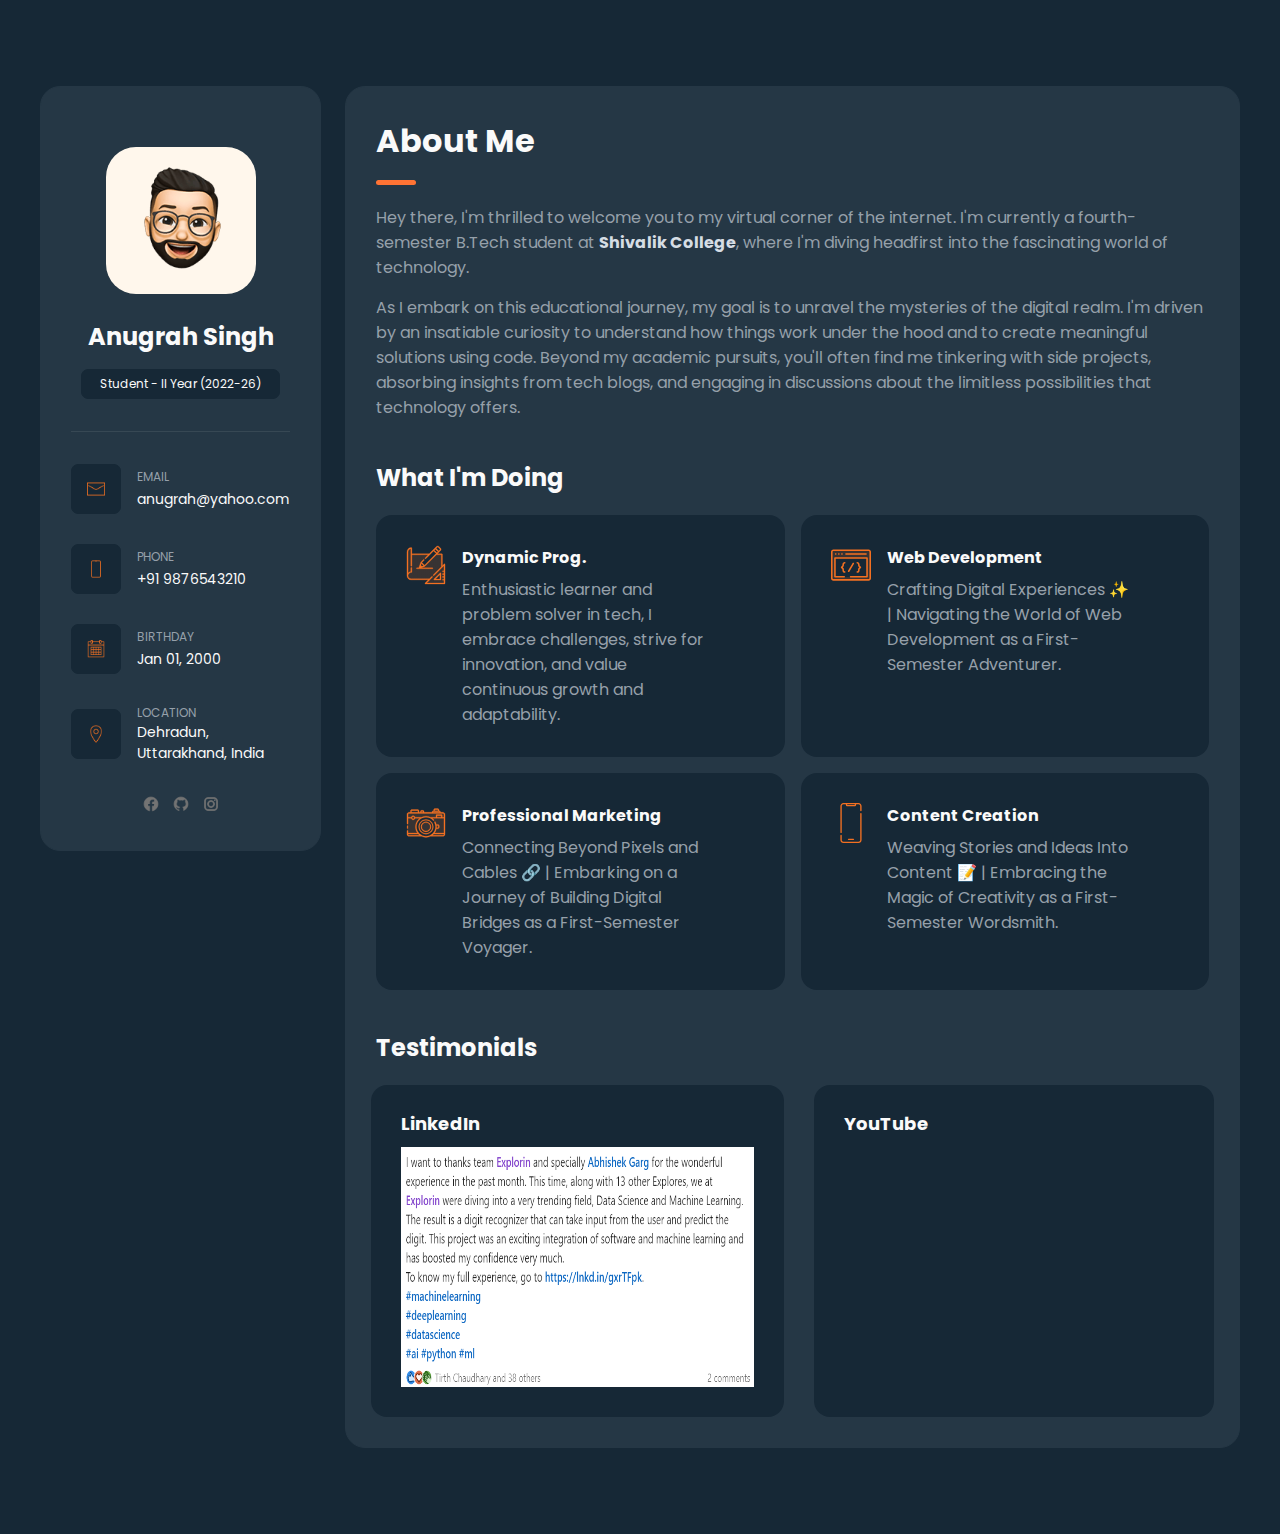
<file: Assignment 1/index.html>
<!DOCTYPE html>
<html lang="en">
  <head>
    <meta charset="UTF-8" />
    <meta name="viewport" content="width=device-width, initial-scale=1.0" />
    <title>Anugrah | Explorin</title>
    <link rel="stylesheet" href="style.css">
    <link rel="stylesheet" href="mediaqueries.css">
  </head>
  <body>
    <main>
      <aside class="left-bar">
        <div class="side-bar-content">
          <figure class="avatar">
            <img src="./img/my-avatar.png" alt="Anugrah Singh" />
          </figure>
          <div class="avatar-info">
            <h1 class="name">Anugrah Singh</h1>
            <p>Student - II Year (2022-26)</p>
          </div>
        </div>
        <div class="side-bar-content-2">
            <div class="hr">
            </div>
            <ul class="contacts">
                <li class="email">
                    <div class="contact-items">
                        <div class="icon-box">
                            <img src="./img/email.png" alt="Email">
                        </div>
                        <div class="contact-info">
                            <p class="contact-title">EMAIL</p>
                            <a class="contact-link" href="mailto: anugrah@explorin.com">anugrah@yahoo.com</a>
                        </div>
                    </div>
                </li>
                <li class="phone">
                    <div class="contact-items">
                        <div class="icon-box">
                            <img src="./img/phone.png" alt="Phone">
                        </div>
                        <div class="contact-info">
                            <p class="contact-title">PHONE</p>
                            <a class="contact-link" href="tel:+91 9876543210">+91 9876543210</a>
                        </div>
                    </div>
                </li>
                <li>
                    <div class="contact-items">
                        <div class="icon-box">
                            <img src="./img/calendar.png" alt="Calender">
                        </div>
                        <div class="contact-info">
                            <p class="contact-title">BIRTHDAY</p>
                            <time class="contact-link" datetime="2004-08-31">Jan 01, 2000</time>
                        </div>
                    </div>
                </li>
                <li>
                    <div class="contact-items">
                        <div class="icon-box">
                            <img src="./img/location.png" alt="location">
                        </div>
                        <div class="contact-info">
                            <p class="contact-title">LOCATION</p>
                            <address class="contact-link">Dehradun, Uttarakhand, India</address>
                        </div>
                    </div>
                </li>
            </ul>
        </div>
        <ul class="social">
            <li class="social-items">
                <a class="social-links" href="#"> <img src="./img/icons8-facebook-24.png" alt="Facebook"></a>
            </li>
            <li class="social-items">
                <a class="social-links" href="#"><img src="./img/icons8-github-24.png" alt="Github"></a>
            </li>
            <li class="social-items">
                <a class="social-links" href="#"><img src="./img/icons8-instagram-24.png" alt="Instagram"></a>
            </li>
        </ul>
      </aside>

      <div class="main-content">
        <article class="about">
            <header>
                <h1 class="about-title">About Me</h1>
                <div class="header-line"></div>
            </header>
            <section class="about-text">
                <p>Hey there, I'm thrilled to welcome you to 
                    my virtual corner of the internet. I'm 
                    currently a fourth-semester B.Tech 
                    student at <b> Shivalik College</b>, 
                    where I'm diving headfirst into the 
                    fascinating world of technology.
                </p>
                <p>As I embark on this educational journey, 
                   my goal is to unravel the mysteries of 
                   the digital realm. I'm driven by an 
                   insatiable curiosity to understand how 
                   things work under the hood and to create
                   meaningful solutions using code. Beyond 
                   my academic pursuits, you'll often find 
                   me tinkering with side projects, 
                   absorbing insights from tech blogs, and 
                   engaging in discussions about the limitless
                   possibilities that technology offers.
                </p>
            </section>
            <section class="services">
                <h3 class="service-title">What I'm Doing</h3>
                <ul class="service-list">
                    <li class="service-items">
                        <div class="service-icon"> <img src="./img/icon-design.svg" alt="C++" width="40"></div>
                        <div class="service-info">
                            <h4>Dynamic Prog.</h4>
                            <p>Enthusiastic learner and problem 
                               solver in tech, I embrace 
                               challenges, strive for innovation, 
                               and value continuous growth and 
                               adaptability.</p>
                        </div>
                    </li>
                    <li class="service-items">
                        <div class="service-icon"> <img src="./img/icon-dev.svg" alt="WEB-D" width="40px" height="40px"></div>
                        <div class="service-info">
                            <h4>Web Development</h4>
                            <p>Crafting Digital Experiences ✨ | Navigating the World of Web Development as a First-Semester Adventurer.</p>
                        </div>
                    </li>
                    <li class="service-items">
                        <div class="service-icon"> <img src="./img/icon-photo.svg" alt="professional"  width="40"></div>
                        <div class="service-info">
                            <h4>Professional Marketing</h4>
                            <p>Connecting Beyond Pixels and Cables 🔗 | Embarking on a Journey of Building Digital Bridges as a First-Semester Voyager.</p>
                        </div>
                    </li>
                    <li class="service-items">
                        <div class="service-icon"> <img src="./img/icon-app.svg" alt="App"  width="40" height="30"></div>
                        <div class="service-info">
                            <h4>Content Creation</h4>
                            <p>Weaving Stories and Ideas Into Content 📝 | Embracing the Magic of Creativity as a First-Semester Wordsmith.</p>
                        </div>
                    </li>
                </ul>

            </section>
            <section class="testimony">
                <h3 class="testimony-title">Testimonials</h3>
                <ul class="testimony-list">
                    <li class="testimony-items">
                        <div class="content-card">
                            <h4 class="content-card-title">LinkedIn</h4>
                            <div class="content-card-text">
                                <img src="./img/linkedin.png" alt="LinkedIn" width="340px" height="240px">
                            </div>
                        </div>
                    </li>
                    <li class="testimony-items">
                        <div class="content-card">
                            <h4 class="content-card-title">YouTube</h4>
                            <div class="content-card-text">
                                <iframe width="340px" height="240px" 
                                src="https://www.youtube.com/embed/8k0DfbWf33Q?si=h_-4ypcflNDbTE7G" 
                                title="YouTube video player" frameborder="0" 
                                allow="accelerometer; autoplay; clipboard-write; 
                                encrypted-media; gyroscope; picture-in-picture; 
                                web-share" allowfullscreen></iframe>
                            </div>
                        </div>
                    </li>
                </ul>
            </section>

        </article>
      </div>
    </main>
  </body>
</html>
</file>
<file: Assignment 1/style.css>
@import url('https://fonts.googleapis.com/css2?family=Poppins:wght@300;400;500;600&display=swap');

:root{
    --royal-blue: rgb(22, 40, 54);
    --blue: rgb(37, 55, 69);
    --white: rgb(250, 250, 250);
    --light-gray: rgb(150, 160, 170);
    --wheat: rgb(255, 247, 236);
    --gray: rgb(214, 221, 228);
    --orange: rgb(255, 115, 52);
    --hr-color: rgba(150, 160, 170, 0.16);
}



*{
    margin: 0;
    padding: 0;
}

body{
    font-family: 'Poppins', sans-serif;
    background-color: var(--royal-blue);
}

main{
    margin: 60px auto;
    padding: 26px;
    display: flex;
    flex-direction: row;
    gap: 24px;
    width: 1200px;
    position: relative;
}


/* SIDE-BAR */

.left-bar{
    position: sticky;
    top: 60px;
    height: fit-content;
    border: 1px solid var(--blue);
    border-radius: 20px;
    padding: 60px 30px 30px 30px;
    background-color: var(--blue);
}

.side-bar-content{
    display: flex;
    flex-direction: column;
    align-items: center;
    text-align: center;
    gap: 25px;
}

.avatar{
    background-color: var(--wheat);
    width: 150px;
    height: 147px;
    box-sizing: border-box;
    border-radius: 30px;
}

img{
    width: 100%;
    height: 100%;
}
.avatar-info > h1{
    font-size: 24px;
    color: var(--white);
    margin-bottom: 15px;
}

.avatar-info > p{
    color: var(--white);
    font-size: 12px;
    border: 1px solid var(--royal-blue); 
    background-color: var(--royal-blue);
    padding: 5px 18px;
    border-radius: 7px;
}

.hr{
    margin: 32px 0;
    background-color:var(--hr-color);
    height: 1px;
    width: 100%;
}

ul>li{
    list-style: none;
}
.icon-box >img{
    width: 18px;
    height: 18px;
}
.icon-box{
    width: 48px;
    height: 48px;
    font-size: 12px;
    border: 1px solid var(--royal-blue); 
    background-color: var(--royal-blue);
    display: flex;
    justify-content: center;
    border-radius: 7px; 
    align-items: center;  
}

.contacts{
    display: grid;
    grid-template-columns: 1fr;
    gap: 30px;
}
.contact-items{
    display: flex;
    gap: 16px;
    align-items: center;
}

.contact-title{
    font-size:12px;
    color: var(--light-gray);
}

.contact-link {
    font-size: 14px;
    color: var(--white); 
    text-decoration: none;
}

.contact-info{
    width: 70%;
}

.contact-info > address{
    font-style: normal;
    font-size: 14px;
}
.social {
    display: flex;
    flex-direction: row;
    gap: 12px;
    justify-content: center;
    margin-top: 31px;
}

.social-links > img{
    width: 18px;
    height: 18px;
}


/* MAIN CONTENT */

.about{
    position: relative;
    color: var(--white);
    /* width: 900px; */
    border: 1px solid var(--blue);
    box-sizing: border-box;
    border-radius: 20px;
    padding: 30px;
    background-color: var(--blue);   
}
.about-title{
    font-size: 32px;
    padding-bottom: 15px;
    
}
.header-line{
    margin-bottom: 20px;
    width: 40px;
    height: 5px;
    background-color: var(--orange);
    border-radius: 5px;
}

.about-text > p{
    margin-bottom: 15px;
    color: var(--light-gray);
    font-size: 16px;
}

.about-text > p > b{
    color: var(--gray);
}

.about-text{
    margin-bottom: 40px;
}

.service-list{
    display: grid;
    grid-template-columns: repeat(2, 1fr);
    gap: 16px;
}

.service-title{
    font-size: 24px;
    margin-bottom: 20px;
}
.service-icon{ 
    width: 40px;
    height: 40px;
} 

.service-icon > img{
    width: 100%;
    height: 100%;
}

.service-items{
    padding: 30px;
    box-sizing: border-box;
    border-radius: 16px;
    background-color:var(--royal-blue);
    display: flex;
    flex-direction: row;
    gap: 16px;
    align-items: flex-start;
}

.service-info{
    width: 70%; 
}

.service-info > h4{
    margin-bottom: 7px;
}
.service-info > p{
    font-size: 16px;
    color: var(--light-gray);
}

.services{
    margin-bottom: 40px;
}



/* Testimonial Section */

.testimony-title{
    font-size: 24px;
    margin-bottom: 20px;
}

.testimony-list{
    margin: 0 -35px;
    padding: 0 30px 0px 30px;
    display: flex;
    flex-direction: row;
    /* flex-wrap: wrap; */
    gap: 30px;
    
}

.testimony-items{
    box-sizing: border-box;
    border-radius: 16px;
    background-color:var(--royal-blue);
}

.content-card{
    padding: 25px 30px 30px 30px ;
}

.content-card-title{
    margin-bottom: 10px;
    font-size: 18px;
}

.content-card-text{
    height: 240px;
}

.content-card-text > img{
    height: 100%;
}
</file>
<file: Assignment 1/mediaqueries.css>
@media screen and (max-width: 1250px){
    main{
        flex-direction: column;
        margin: 60px 12px;
        width: auto;
        gap: 0;
        
    }

    .left-bar{
        /* margin: 0 auto 30px auto; */
        margin: 0 10% 30px 10% ;
        padding: 30px;
        /* width: 888.667px; */
        position: static;
    }

    .side-bar-content{
        flex-direction: row;
    }

    .avatar{
        height: 118px;
        width: 120px;
    }

    .side-bar-content-2{
        display: none;
    }

    .social{
        margin: 0;
        display: none;
    }

    .main-content{
        /* width: 950px; */
        margin: 0 10% 0 10%;
    }

    .service-icon{
        width: 10.26%;
    }

    .testimony-list{
        margin: 0 -20px;
        padding: 0 20px 0 20px;
        gap: 16px;
    }

    .testimony-items{
        width: 50%;
    }
/* 
    .content-card{
        width: 50%;
    } */


    iframe{
        width: 100%;
    }

    /* .content-card-text > img{
        width: 100%;
    } */


}

@media screen and (max-width: 1000px){
    
    main{
        margin: 30px 6px;
        overflow-x: hidden;
    }

    .left-bar{
        /* margin: 0 auto 15px auto; */
        margin: 0 10% 12px 10% ;
        padding: 24px;
        /* width: 444.335px; */
        width: auto;
    }

    .avatar{
        width: 75px;
        height: 73.5px;
        border-radius: 16px;
    }

    .avatar-info > h1{
        margin-bottom: 8px;
    }



    .main-content{
        margin: 0 10% 0px 10% ;
        /* width: 475px; */
       /*  margin: auto; */
        overflow: auto;
    }

    .about{
        padding: 16px;;
    }
    header{
        padding: 0 10px 8px 10px ;
    }

    .about-title{
        padding-bottom: 8px;
        /* padding: 0 10px 7.5px 10px ; */
    }

    .header-line{
        margin-bottom: 10px;
        /* padding: 0 10px 0 10px; */
        height: 4px;
    }

    .about-text{
        margin-bottom: 20px;
        padding: 10px;
    }

    .about-text > p{
        margin-bottom: 8px;
    }

    .services{
        margin-bottom: 20px;
        padding: 0 10px 10px 10px;
    }

    .service-title{
        margin: 0 1% 10px 1%;
    }

    .service-list{
        gap: 12px;
        grid-template-columns: repeat(1, 1fr);
    }

    .service-items{
        margin: 4px;
        padding: 24px;
        border-radius: 8px;
        gap: 10px;
    }

    .service-icon{
        width: 4.4%;
    }
    .service-info{
        /* width: 144.415px; */
        width: 100%;
    }

    .service-info > h4{
        margin-bottom: 10px;
    }

    .testimony{
        padding: 0 10px 0 10px;
    }
    .testimony-title{
        margin: 0 1% 10px 1%;
    }

    .testimony-list{
        margin: 0 -12.5px;
        padding: 0 12px 0px 12px;
        flex-direction: column;
        gap: 10px;
        align-items: center;
    }

    .content-card{
        padding: 12.5px 16px 16px 16px;
    }

    .content-card-title{
        margin-bottom: 10px;
    }

    .testimony-items{
        width: 100%;
        margin: 4px;
     } 

    iframe{
        width: 100%;
    }

}

@media screen and (max-width: 520px){
    main{
        /* margin: 15px 3px; */
        padding: 0px;
    }

    .left-bar{
        /* margin: 0 auto 11.25px auto; */
        margin: 0 5% 6px 5% ;
        padding: 12px;
        /* width: 333.25px; */
    }

    .avatar{
        width: 56.25px;
        height: 55.125px;
        border-radius: 12px;
    }

    .avatar-info > h1{
        font-size: 20px;
        margin-bottom: 6px;
    }

    .avatar-info > p{
        font-size: 10px;
        padding: 2px 8px;
    }

    .main-content{
        /* width: 356.25px; */
        margin: 0 5% 0 5% ;
        /* margin: auto; */
        overflow: auto;
    }

    .about{
        /* width: 356.25px; */
        /* margin: 0 10% 30px 10% ;*/
        padding: 12px;
    }

    .about-title{
        font-size: 24px;
        padding-bottom: 6px;
    }

    .header-line{
        margin-bottom: 6px;
    }

    .about-text{
        margin-bottom: 15px;
    }

    .about-text > p{
        /* font-size: 0.36rem; */
        margin-bottom: 6px;
        font-size: 14px;
    }

    .services{
        margin-bottom: 15px;
        padding-bottom: 10px;
    }

    .service-title{
        font-size: 18px;
        margin-bottom: 8px;
    }

    .service-list{
        gap: 9px;
        grid-template-columns: repeat(1, 1fr);
    }

    .service-items{
        padding: 14px;
        border-radius: 6px;
        gap: 8px;
    }

    .service-icon{
        display: none;
        /* width: 2.4%; */
        /* height: 15px; */
    }

    .service-info > h4{
        margin-bottom: 8px;
        font-size: 16px;
    }

    .service-info > p{
        font-size: 14px;
    }

    .testimony-title{
        font-size: 18px;
        margin-bottom: 8px;
    }

    .testimony-list{
        margin: 0 -8.5px;
        padding: 0 8.25px 0px 8.25px;
        flex-direction: column;
        gap: 12px;
    }

    .testimony-items{
        width: 100%;
    }

    iframe{
        width: 100%;
        height: 100%;
    }

    .content-card-title{
        font-size: 16px;
    }

    .content-card{
        padding: 9.375px 11.25px 11.25px 11.25px;
    }
    .content-card-text{
        height: 70%;
    }

}
</file>
